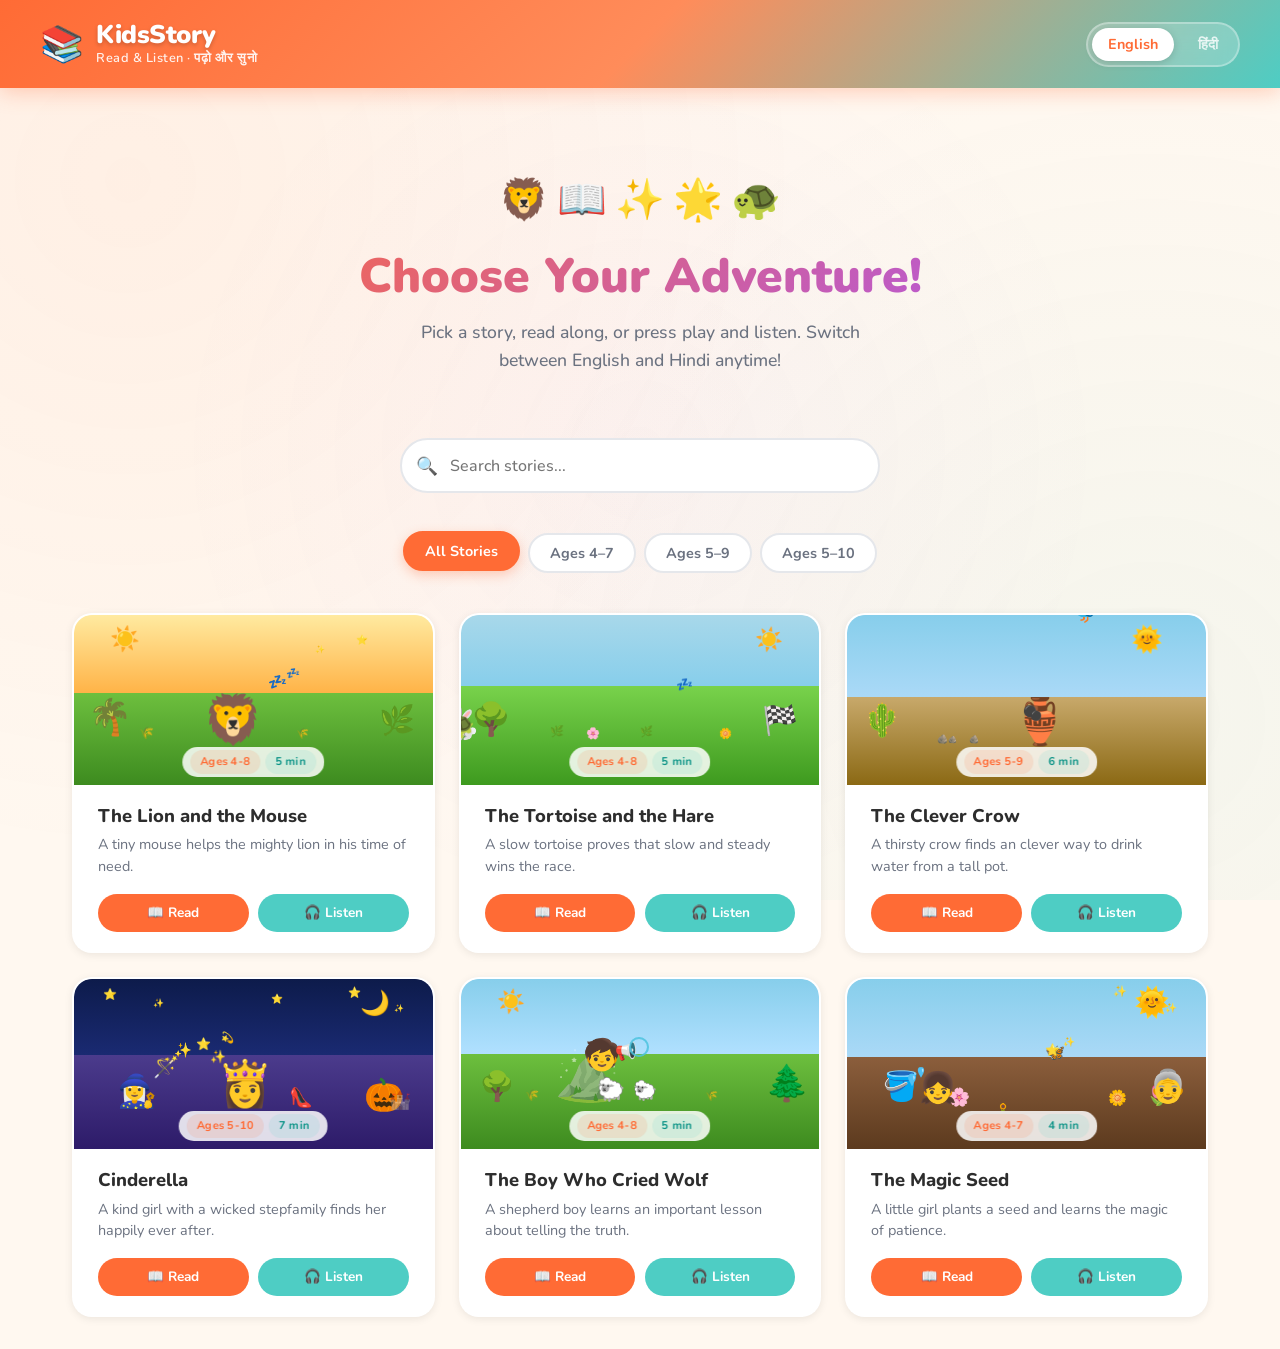
<file: index.html>
<!DOCTYPE html>
<html lang="en">
<head>
  <meta charset="UTF-8">
  <meta name="viewport" content="width=device-width, initial-scale=1.0">
  <title>KidsStory — Read & Listen</title>
  <link rel="preconnect" href="https://fonts.googleapis.com">
  <link href="https://fonts.googleapis.com/css2?family=Nunito:wght@400;500;600;700;800;900&display=swap" rel="stylesheet">
  <link rel="stylesheet" href="styles.css">
  <link rel="stylesheet" href="animations.css">
</head>
<body>

  <!-- HEADER -->
  <header class="site-header">
    <div class="header-inner">
      <a href="index.html" class="logo-area">
        <span class="logo-emoji">📚</span>
        <div class="logo-text">
          <h1>KidsStory</h1>
          <span>Read & Listen · पढ़ो और सुनो</span>
        </div>
      </a>

      <!-- Language Toggle -->
      <div class="lang-toggle">
        <button class="lang-btn active" id="btn-en" onclick="setLang('en')">English</button>
        <button class="lang-btn" id="btn-hi" onclick="setLang('hi')">हिंदी</button>
      </div>
    </div>
  </header>

  <!-- MAIN -->
  <main class="main-content">

    <!-- HERO -->
    <section class="hero">
      <div class="hero-emoji-row">
        <span>🦁</span>
        <span>📖</span>
        <span>✨</span>
        <span>🌟</span>
        <span>🐢</span>
      </div>
      <h2 id="heroTitle">Choose Your Adventure!</h2>
      <p id="heroSubtitle">Pick a story, read along, or press play and listen. Switch between English and Hindi anytime!</p>
    </section>

    <!-- SEARCH -->
    <div class="search-wrap">
      <span class="search-icon">🔍</span>
      <input
        type="text"
        class="search-input"
        id="searchInput"
        placeholder="Search stories..."
        oninput="filterStories()"
        autocomplete="off"
      >
    </div>

    <!-- FILTER TABS -->
    <div class="filter-row" id="filterRow">
      <button class="filter-btn active" data-filter="all" onclick="setFilter('all', this)">
        All Stories
      </button>
      <button class="filter-btn" data-filter="4-7" onclick="setFilter('4-7', this)">
        Ages 4–7
      </button>
      <button class="filter-btn" data-filter="5-9" onclick="setFilter('5-9', this)">
        Ages 5–9
      </button>
      <button class="filter-btn" data-filter="5-10" onclick="setFilter('5-10', this)">
        Ages 5–10
      </button>
    </div>

    <!-- STORIES GRID -->
    <div class="stories-grid" id="storiesGrid">
      <!-- Cards injected by JS -->
    </div>

    <!-- EMPTY STATE -->
    <div class="empty-state" id="emptyState">
      <p>🔍 No stories found. Try a different search!</p>
    </div>

  </main>

  <script src="stories.js"></script>
  <script src="story-animations.js"></script>
  <script src="app.js"></script>
</body>
</html>
</file>
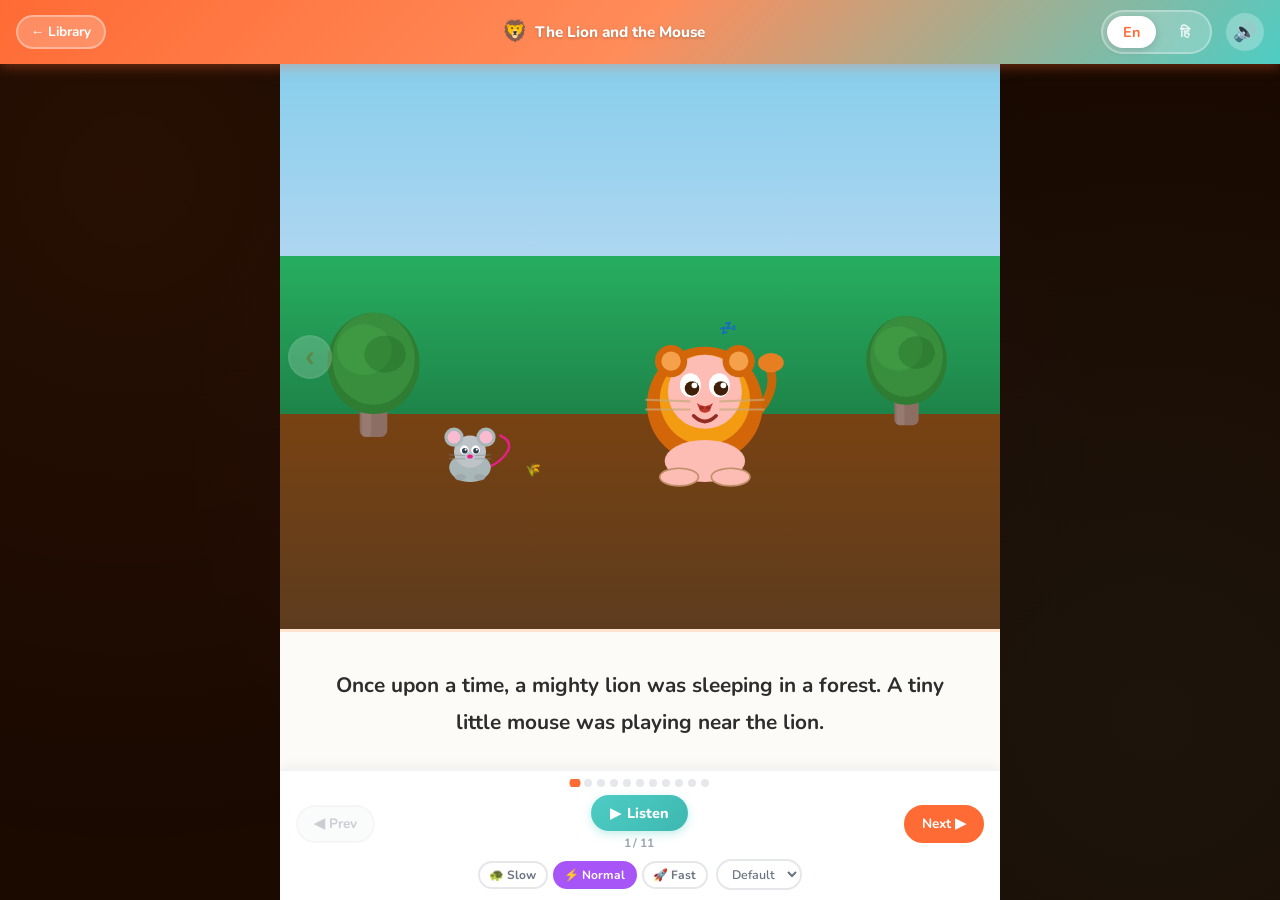
<file: story.html>
<!DOCTYPE html>
<html lang="en">
<head>
  <meta charset="UTF-8">
  <meta name="viewport" content="width=device-width, initial-scale=1.0, user-scalable=no">
  <title>KidsStory — Picture Book</title>
  <link rel="preconnect" href="https://fonts.googleapis.com">
  <link href="https://fonts.googleapis.com/css2?family=Nunito:wght@400;600;700;800;900&display=swap" rel="stylesheet">
  <link rel="stylesheet" href="styles.css">
  <link rel="stylesheet" href="animations.css">
</head>
<body class="book-body">

  <!-- ══════════════ BOOK HEADER ══════════════ -->
  <header class="book-header">
    <button class="book-back-btn" onclick="goBack()">← Library</button>

    <div class="book-title-area">
      <span class="book-title-emoji" id="bookTitleEmoji">📖</span>
      <span class="book-title-text" id="bookTitleText">Loading…</span>
    </div>

    <div class="lang-toggle">
      <button class="lang-btn active" id="btn-en" onclick="setLang('en')">En</button>
      <button class="lang-btn"        id="btn-hi" onclick="setLang('hi')">हि</button>
    </div>
    <button class="music-toggle-btn" id="musicBtn" onclick="toggleMusic()" title="Toggle music">🔊</button>
  </header>

  <!-- ══════════════ BOOK STAGE ══════════════ -->
  <div class="book-stage">

    <!-- Illustration (top area — scene injected here) -->
    <div class="book-illustration-wrap" id="bookIllustration">
      <!-- scene HTML injected by reader.js -->
    </div>

    <!-- Page flip hint arrows (appear on hover/touch) -->
    <button class="page-flip-arrow left-arrow"  id="arrowLeft"  onclick="prevPage()">‹</button>
    <button class="page-flip-arrow right-arrow" id="arrowRight" onclick="nextPage()">›</button>

    <!-- Story Text zone -->
    <div class="book-text-zone">
      <p class="book-para-text" id="bookParaText">Loading story…</p>
    </div>

    <!-- ── Controls bar ── -->
    <div class="book-controls">

      <!-- Progress dots -->
      <div class="page-dots-row" id="pageDots"></div>

      <!-- Main nav + audio row -->
      <div class="book-nav-row">

        <!-- Prev -->
        <button class="book-nav-btn" id="prevBtn" onclick="prevPage()">◀ Prev</button>

        <!-- Centre: play + page count -->
        <div class="book-centre-controls">
          <button class="book-play-btn" id="bookPlayBtn" onclick="togglePlay()">
            <span id="playIcon">▶</span>
            <span id="playLabel">Listen</span>
          </button>
          <div class="book-page-counter">
            <span id="pageNum">1</span><span class="page-sep">/</span><span id="pageTotal">1</span>
          </div>
        </div>

        <!-- Next -->
        <button class="book-nav-btn book-nav-btn--next" id="nextBtn" onclick="nextPage()">Next ▶</button>

      </div>

      <!-- Speed + Voice (collapsible) -->
      <div class="book-settings-row">
        <div class="speed-controls">
          <button class="speed-btn" onclick="setSpeed(0.7)" data-speed="0.7">🐢 Slow</button>
          <button class="speed-btn active" onclick="setSpeed(1)"   data-speed="1">⚡ Normal</button>
          <button class="speed-btn" onclick="setSpeed(1.4)" data-speed="1.4">🚀 Fast</button>
        </div>
        <select class="voice-select" id="voiceSelect" onchange="onVoiceChange()">
          <option>Loading voices…</option>
        </select>
      </div>

    </div><!-- /book-controls -->

  </div><!-- /book-stage -->

  <!-- Completion overlay -->
  <div class="book-complete-overlay" id="bookCompleteOverlay">
    <div class="book-complete-card">
      <div class="complete-stars">⭐⭐⭐</div>
      <h2 id="completeTitle">Story Complete!</h2>
      <p  id="completeMsg">Amazing! You finished the whole story!</p>
      <div class="complete-actions">
        <button class="btn btn-read"   onclick="restartStory()">🔄 Read Again</button>
        <a class="btn btn-listen" href="index.html">📚 More Stories</a>
      </div>
    </div>
  </div>

  <script src="stories.js"></script>
  <script src="story-animations.js"></script>
  <script src="characters.js"></script>
  <script src="audio-engine.js"></script>
  <script src="scene-renderer.js"></script>
  <script src="reader.js"></script>
</body>
</html>
</file>
<file: styles.css>
/* ===== CSS VARIABLES & RESET ===== */
:root {
  --primary: #FF6B35;
  --primary-light: #FF8C5A;
  --secondary: #4ECDC4;
  --accent-yellow: #FFE66D;
  --accent-purple: #A855F7;
  --accent-green: #4ADE80;
  --accent-blue: #60A5FA;
  --accent-pink: #F472B6;
  --bg-main: #FFF8F0;
  --bg-card: #FFFFFF;
  --bg-dark: #1A1A2E;
  --text-primary: #2D2D2D;
  --text-secondary: #6B7280;
  --text-light: #9CA3AF;
  --shadow-sm: 0 2px 8px rgba(0,0,0,0.08);
  --shadow-md: 0 4px 20px rgba(0,0,0,0.12);
  --shadow-lg: 0 8px 40px rgba(0,0,0,0.18);
  --radius-sm: 12px;
  --radius-md: 20px;
  --radius-lg: 32px;
  --radius-xl: 48px;
  --font-main: 'Nunito', 'Segoe UI', sans-serif;
  --transition: 0.25s cubic-bezier(0.34, 1.56, 0.64, 1);
}

* {
  margin: 0;
  padding: 0;
  box-sizing: border-box;
}

html {
  font-size: 16px;
  scroll-behavior: smooth;
}

body {
  font-family: var(--font-main);
  background-color: var(--bg-main);
  color: var(--text-primary);
  line-height: 1.6;
  min-height: 100vh;
  overflow-x: hidden;
}

/* ===== ANIMATED BACKGROUND ===== */
body::before {
  content: '';
  position: fixed;
  top: 0; left: 0; right: 0; bottom: 0;
  background:
    radial-gradient(circle at 10% 20%, rgba(255, 107, 53, 0.06) 0%, transparent 50%),
    radial-gradient(circle at 90% 80%, rgba(78, 205, 196, 0.06) 0%, transparent 50%),
    radial-gradient(circle at 50% 50%, rgba(168, 85, 247, 0.04) 0%, transparent 60%);
  pointer-events: none;
  z-index: 0;
}

/* ===== HEADER ===== */
.site-header {
  background: linear-gradient(135deg, var(--primary) 0%, #FF8C5A 50%, var(--secondary) 100%);
  padding: 1rem 2rem;
  position: sticky;
  top: 0;
  z-index: 100;
  box-shadow: 0 4px 20px rgba(255, 107, 53, 0.3);
}

.header-inner {
  max-width: 1200px;
  margin: 0 auto;
  display: flex;
  align-items: center;
  justify-content: space-between;
  gap: 1rem;
  flex-wrap: wrap;
}

.logo-area {
  display: flex;
  align-items: center;
  gap: 0.75rem;
  text-decoration: none;
}

.logo-emoji {
  font-size: 2.2rem;
  animation: float 3s ease-in-out infinite;
  display: block;
}

@keyframes float {
  0%, 100% { transform: translateY(0px); }
  50% { transform: translateY(-6px); }
}

.logo-text {
  color: white;
  line-height: 1.1;
}

.logo-text h1 {
  font-size: 1.6rem;
  font-weight: 900;
  letter-spacing: -0.5px;
  text-shadow: 0 2px 4px rgba(0,0,0,0.2);
}

.logo-text span {
  font-size: 0.8rem;
  opacity: 0.9;
  font-weight: 600;
  letter-spacing: 0.5px;
}

/* ===== LANGUAGE TOGGLE ===== */
.lang-toggle {
  display: flex;
  align-items: center;
  gap: 0.5rem;
  background: rgba(255,255,255,0.2);
  border-radius: var(--radius-xl);
  padding: 4px;
  backdrop-filter: blur(10px);
  border: 2px solid rgba(255,255,255,0.3);
}

.lang-btn {
  padding: 0.4rem 1rem;
  border: none;
  border-radius: 100px;
  font-family: var(--font-main);
  font-size: 0.9rem;
  font-weight: 700;
  cursor: pointer;
  transition: all 0.2s ease;
  color: rgba(255,255,255,0.8);
  background: transparent;
}

.lang-btn.active {
  background: white;
  color: var(--primary);
  box-shadow: 0 2px 8px rgba(0,0,0,0.15);
}

.lang-btn:hover:not(.active) {
  background: rgba(255,255,255,0.1);
  color: white;
}

/* ===== MAIN CONTENT ===== */
.main-content {
  max-width: 1200px;
  margin: 0 auto;
  padding: 2rem;
  position: relative;
  z-index: 1;
}

/* ===== HERO SECTION ===== */
.hero {
  text-align: center;
  padding: 3rem 1rem 2rem;
}

.hero-emoji-row {
  font-size: 2.5rem;
  margin-bottom: 1rem;
  display: flex;
  justify-content: center;
  gap: 0.5rem;
  flex-wrap: wrap;
}

.hero-emoji-row span {
  animation: float 3s ease-in-out infinite;
  display: inline-block;
}

.hero-emoji-row span:nth-child(2) { animation-delay: 0.5s; }
.hero-emoji-row span:nth-child(3) { animation-delay: 1s; }
.hero-emoji-row span:nth-child(4) { animation-delay: 1.5s; }
.hero-emoji-row span:nth-child(5) { animation-delay: 2s; }

.hero h2 {
  font-size: clamp(1.8rem, 4vw, 3rem);
  font-weight: 900;
  background: linear-gradient(135deg, var(--primary) 0%, var(--accent-purple) 100%);
  -webkit-background-clip: text;
  -webkit-text-fill-color: transparent;
  background-clip: text;
  margin-bottom: 0.75rem;
  line-height: 1.2;
}

.hero p {
  font-size: 1.1rem;
  color: var(--text-secondary);
  max-width: 500px;
  margin: 0 auto 2rem;
  font-weight: 500;
}

/* ===== SEARCH BAR ===== */
.search-wrap {
  max-width: 480px;
  margin: 0 auto 2.5rem;
  position: relative;
}

.search-input {
  width: 100%;
  padding: 0.9rem 1.2rem 0.9rem 3rem;
  border: 2px solid #E5E7EB;
  border-radius: var(--radius-xl);
  font-family: var(--font-main);
  font-size: 1rem;
  font-weight: 500;
  color: var(--text-primary);
  background: white;
  transition: all 0.2s ease;
  outline: none;
}

.search-input:focus {
  border-color: var(--primary);
  box-shadow: 0 0 0 4px rgba(255, 107, 53, 0.1);
}

.search-icon {
  position: absolute;
  left: 1rem;
  top: 50%;
  transform: translateY(-50%);
  font-size: 1.1rem;
  pointer-events: none;
}

/* ===== FILTER TABS ===== */
.filter-row {
  display: flex;
  gap: 0.5rem;
  justify-content: center;
  flex-wrap: wrap;
  margin-bottom: 2.5rem;
}

.filter-btn {
  padding: 0.5rem 1.25rem;
  border: 2px solid #E5E7EB;
  border-radius: var(--radius-xl);
  background: white;
  font-family: var(--font-main);
  font-size: 0.9rem;
  font-weight: 700;
  cursor: pointer;
  transition: all var(--transition);
  color: var(--text-secondary);
}

.filter-btn.active, .filter-btn:hover {
  background: var(--primary);
  border-color: var(--primary);
  color: white;
  transform: translateY(-2px);
  box-shadow: 0 4px 12px rgba(255, 107, 53, 0.3);
}

/* ===== STORY GRID ===== */
.stories-grid {
  display: grid;
  grid-template-columns: repeat(auto-fill, minmax(280px, 1fr));
  gap: 1.5rem;
}

/* ===== STORY CARD ===== */
.story-card {
  background: var(--bg-card);
  border-radius: var(--radius-md);
  overflow: hidden;
  box-shadow: var(--shadow-sm);
  border: 2px solid transparent;
  transition: all var(--transition);
  cursor: pointer;
  display: flex;
  flex-direction: column;
  position: relative;
}

.story-card:hover {
  transform: translateY(-8px) scale(1.01);
  box-shadow: var(--shadow-lg);
  border-color: var(--primary);
}

/* card-top: the anim-scene provides its own background + height */
.card-top {
  position: relative;
  overflow: hidden;
  border-radius: 16px 16px 0 0;
}

/* Badges sit on top of the animated scene */
.card-top .card-badges {
  position: absolute;
  bottom: 8px;
  left: 50%;
  transform: translateX(-50%);
  z-index: 2;
  flex-wrap: wrap;
  justify-content: center;
  background: rgba(255,255,255,0.85);
  backdrop-filter: blur(4px);
  padding: 3px 8px;
  border-radius: 100px;
  gap: 5px;
}

.card-badges {
  display: flex;
  gap: 0.4rem;
  justify-content: center;
  flex-wrap: wrap;
}

.badge {
  padding: 0.2rem 0.6rem;
  border-radius: 100px;
  font-size: 0.7rem;
  font-weight: 700;
  letter-spacing: 0.3px;
}

.badge-age {
  background: rgba(255, 107, 53, 0.12);
  color: var(--primary);
}

.badge-time {
  background: rgba(78, 205, 196, 0.12);
  color: #0D9488;
}

.card-body {
  padding: 1.2rem 1.5rem;
  flex: 1;
  display: flex;
  flex-direction: column;
}

.card-title {
  font-size: 1.15rem;
  font-weight: 800;
  color: var(--text-primary);
  margin-bottom: 0.4rem;
  line-height: 1.3;
}

.card-desc {
  font-size: 0.9rem;
  color: var(--text-secondary);
  line-height: 1.5;
  flex: 1;
  margin-bottom: 1rem;
}

.card-actions {
  display: flex;
  gap: 0.6rem;
}

.btn {
  display: inline-flex;
  align-items: center;
  justify-content: center;
  gap: 0.4rem;
  padding: 0.6rem 1.1rem;
  border-radius: var(--radius-xl);
  font-family: var(--font-main);
  font-size: 0.85rem;
  font-weight: 700;
  cursor: pointer;
  border: none;
  transition: all var(--transition);
  text-decoration: none;
  white-space: nowrap;
}

.btn-read {
  background: var(--primary);
  color: white;
  flex: 1;
}

.btn-read:hover {
  background: var(--primary-light);
  transform: translateY(-2px);
  box-shadow: 0 4px 12px rgba(255, 107, 53, 0.4);
}

.btn-listen {
  background: var(--secondary);
  color: white;
  flex: 1;
}

.btn-listen:hover {
  background: #3DB8B0;
  transform: translateY(-2px);
  box-shadow: 0 4px 12px rgba(78, 205, 196, 0.4);
}

/* ===== STORY READER PAGE ===== */
.reader-header {
  background: linear-gradient(135deg, var(--primary) 0%, #FF8C5A 50%, var(--secondary) 100%);
  padding: 1rem 2rem;
  position: sticky;
  top: 0;
  z-index: 100;
  box-shadow: 0 4px 20px rgba(255, 107, 53, 0.3);
}

.reader-header-inner {
  max-width: 900px;
  margin: 0 auto;
  display: flex;
  align-items: center;
  justify-content: space-between;
  gap: 1rem;
}

.back-btn {
  display: flex;
  align-items: center;
  gap: 0.5rem;
  color: white;
  text-decoration: none;
  font-weight: 700;
  font-size: 0.95rem;
  padding: 0.5rem 1rem;
  border-radius: var(--radius-xl);
  background: rgba(255,255,255,0.2);
  border: 2px solid rgba(255,255,255,0.3);
  transition: background 0.2s;
  cursor: pointer;
}

.back-btn:hover {
  background: rgba(255,255,255,0.3);
}

/* ===== READER CONTENT ===== */
.reader-main {
  max-width: 900px;
  margin: 0 auto;
  padding: 2rem;
  position: relative;
  z-index: 1;
}

/* ===== STORY HERO ===== */
.story-hero {
  border-radius: var(--radius-lg);
  margin-bottom: 2rem;
  overflow: hidden;
  box-shadow: var(--shadow-md);
}

.story-hero-title {
  font-size: clamp(1.8rem, 4vw, 2.8rem);
  font-weight: 900;
  color: var(--text-primary);
  margin: 1.2rem 1rem 0.5rem;
  line-height: 1.2;
  text-align: center;
}

.story-hero-meta {
  display: flex;
  gap: 0.75rem;
  justify-content: center;
  flex-wrap: wrap;
  padding-bottom: 1.5rem;
}

/* ===== AUDIO PLAYER ===== */
.audio-player {
  background: white;
  border-radius: var(--radius-md);
  padding: 1.5rem 2rem;
  margin-bottom: 2rem;
  box-shadow: var(--shadow-sm);
  border: 2px solid #F3F4F6;
  position: sticky;
  top: 80px;
  z-index: 50;
}

.player-main-controls {
  display: flex;
  align-items: center;
  gap: 1rem;
  justify-content: center;
  flex-wrap: wrap;
  margin-bottom: 1rem;
}

.play-btn {
  width: 64px;
  height: 64px;
  border-radius: 50%;
  background: linear-gradient(135deg, var(--primary), var(--primary-light));
  border: none;
  color: white;
  font-size: 1.6rem;
  cursor: pointer;
  transition: all var(--transition);
  display: flex;
  align-items: center;
  justify-content: center;
  box-shadow: 0 4px 16px rgba(255, 107, 53, 0.4);
  flex-shrink: 0;
}

.play-btn:hover {
  transform: scale(1.1);
  box-shadow: 0 6px 24px rgba(255, 107, 53, 0.5);
}

.play-btn:active {
  transform: scale(0.95);
}

.control-group {
  display: flex;
  flex-direction: column;
  align-items: center;
  gap: 0.3rem;
}

.control-label {
  font-size: 0.75rem;
  color: var(--text-light);
  font-weight: 600;
  text-transform: uppercase;
  letter-spacing: 0.5px;
}

.speed-controls {
  display: flex;
  gap: 0.3rem;
}

.speed-btn {
  padding: 0.35rem 0.75rem;
  border: 2px solid #E5E7EB;
  border-radius: 100px;
  background: white;
  font-family: var(--font-main);
  font-size: 0.8rem;
  font-weight: 700;
  cursor: pointer;
  transition: all 0.2s ease;
  color: var(--text-secondary);
}

.speed-btn.active {
  background: var(--accent-purple);
  border-color: var(--accent-purple);
  color: white;
}

.voice-select {
  padding: 0.4rem 0.8rem;
  border: 2px solid #E5E7EB;
  border-radius: 100px;
  font-family: var(--font-main);
  font-size: 0.85rem;
  font-weight: 600;
  cursor: pointer;
  outline: none;
  color: var(--text-secondary);
  background: white;
  max-width: 180px;
}

.voice-select:focus {
  border-color: var(--secondary);
}

/* ===== PROGRESS ===== */
.progress-row {
  display: flex;
  align-items: center;
  gap: 0.75rem;
}

.progress-bar-wrap {
  flex: 1;
  height: 8px;
  background: #F3F4F6;
  border-radius: 100px;
  overflow: hidden;
  cursor: pointer;
}

.progress-bar-fill {
  height: 100%;
  background: linear-gradient(90deg, var(--primary), var(--secondary));
  border-radius: 100px;
  transition: width 0.4s ease;
  width: 0%;
}

.progress-text {
  font-size: 0.8rem;
  color: var(--text-light);
  font-weight: 600;
  white-space: nowrap;
  min-width: 60px;
  text-align: right;
}

.player-status {
  text-align: center;
  font-size: 0.85rem;
  color: var(--text-secondary);
  font-weight: 600;
  margin-top: 0.5rem;
  min-height: 1.2em;
}

/* ===== STORY TEXT ===== */
.story-text-container {
  background: white;
  border-radius: var(--radius-md);
  padding: 2.5rem;
  box-shadow: var(--shadow-sm);
  border: 2px solid #F3F4F6;
}

.story-paragraph {
  font-size: 1.25rem;
  line-height: 1.9;
  color: var(--text-primary);
  margin-bottom: 1.5rem;
  padding: 1rem 1.2rem;
  border-radius: var(--radius-sm);
  border-left: 4px solid transparent;
  transition: all 0.3s ease;
  cursor: default;
}

.story-paragraph:last-child {
  margin-bottom: 0;
  font-weight: 700;
  color: var(--primary);
  background: rgba(255, 107, 53, 0.05);
  border-left-color: var(--primary);
  border-radius: var(--radius-sm);
}

.story-paragraph.active {
  background: linear-gradient(135deg, rgba(255, 107, 53, 0.08), rgba(78, 205, 196, 0.08));
  border-left-color: var(--primary);
  transform: translateX(4px);
}

.story-paragraph.read {
  opacity: 0.55;
}

/* ===== FONT SIZE CONTROLS ===== */
.font-controls {
  display: flex;
  align-items: center;
  gap: 0.5rem;
  justify-content: flex-end;
  margin-bottom: 1rem;
}

.font-label {
  font-size: 0.8rem;
  color: var(--text-light);
  font-weight: 600;
  text-transform: uppercase;
  letter-spacing: 0.5px;
  margin-right: 0.25rem;
}

.font-btn {
  width: 32px;
  height: 32px;
  border-radius: 50%;
  border: 2px solid #E5E7EB;
  background: white;
  font-family: var(--font-main);
  font-weight: 700;
  cursor: pointer;
  display: flex;
  align-items: center;
  justify-content: center;
  transition: all 0.2s;
  color: var(--text-secondary);
}

.font-btn:hover {
  border-color: var(--primary);
  color: var(--primary);
}

/* ===== COMPLETION SCREEN ===== */
.completion-banner {
  display: none;
  text-align: center;
  padding: 2.5rem;
  background: linear-gradient(135deg, #FFF3E0, #E8F5E9);
  border-radius: var(--radius-md);
  margin-top: 2rem;
  border: 2px solid #FFE0B2;
}

.completion-banner.show {
  display: block;
  animation: slideUp 0.5s var(--transition);
}

@keyframes slideUp {
  from { opacity: 0; transform: translateY(20px); }
  to { opacity: 1; transform: translateY(0); }
}

.completion-banner h3 {
  font-size: 2rem;
  font-weight: 900;
  color: var(--primary);
  margin-bottom: 0.5rem;
}

.completion-banner p {
  font-size: 1.1rem;
  color: var(--text-secondary);
  margin-bottom: 1.5rem;
}

.stars {
  font-size: 2.5rem;
  margin-bottom: 1rem;
  display: block;
}

/* ===== EMPTY STATE ===== */
.empty-state {
  text-align: center;
  padding: 3rem;
  display: none;
}

.empty-state.show { display: block; }

.empty-state p {
  font-size: 1.1rem;
  color: var(--text-secondary);
  font-weight: 600;
}

/* ===== SCROLLBAR ===== */
::-webkit-scrollbar { width: 6px; }
::-webkit-scrollbar-track { background: transparent; }
::-webkit-scrollbar-thumb { background: #E5E7EB; border-radius: 100px; }
::-webkit-scrollbar-thumb:hover { background: #D1D5DB; }

/* ===== RESPONSIVE ===== */
@media (max-width: 768px) {
  .header-inner { flex-direction: column; align-items: flex-start; }
  .lang-toggle { align-self: flex-end; }
  .main-content { padding: 1.25rem; }
  .reader-main { padding: 1.25rem; }
  .stories-grid { grid-template-columns: 1fr 1fr; gap: 1rem; }
  .story-text-container { padding: 1.5rem; }
  .story-paragraph { font-size: 1.1rem; padding: 0.75rem; }
  .audio-player { padding: 1.2rem; top: 70px; }
  .play-btn { width: 52px; height: 52px; font-size: 1.3rem; }
  .story-big-emoji { font-size: 5rem; }
}

@media (max-width: 480px) {
  .stories-grid { grid-template-columns: 1fr; }
  .player-main-controls { gap: 0.75rem; }
}

/* ===== HINDI FONT ENHANCEMENT ===== */
[lang="hi"] .story-paragraph,
.hindi-text {
  font-size: 1.3rem;
  line-height: 2.1;
  letter-spacing: 0.3px;
}

/* ===== ANIMATIONS ===== */
.story-card {
  animation: fadeInUp 0.4s ease backwards;
}

.story-card:nth-child(1) { animation-delay: 0.05s; }
.story-card:nth-child(2) { animation-delay: 0.1s; }
.story-card:nth-child(3) { animation-delay: 0.15s; }
.story-card:nth-child(4) { animation-delay: 0.2s; }
.story-card:nth-child(5) { animation-delay: 0.25s; }
.story-card:nth-child(6) { animation-delay: 0.3s; }

@keyframes fadeInUp {
  from { opacity: 0; transform: translateY(24px); }
  to { opacity: 1; transform: translateY(0); }
}

/* ===== SPARKLE DECORATION ===== */
.sparkle {
  display: inline-block;
  animation: sparkle 2s ease-in-out infinite;
}

@keyframes sparkle {
  0%, 100% { transform: scale(1) rotate(0deg); }
  25% { transform: scale(1.2) rotate(15deg); }
  75% { transform: scale(0.9) rotate(-10deg); }
}

/* ===== SOUND WAVE ANIMATION ===== */
.sound-wave {
  display: none;
  align-items: center;
  gap: 3px;
  height: 24px;
}

.sound-wave.playing { display: flex; }

.wave-bar {
  width: 4px;
  background: var(--secondary);
  border-radius: 100px;
  animation: wave 0.8s ease-in-out infinite;
}

.wave-bar:nth-child(1) { animation-delay: 0s; height: 8px; }
.wave-bar:nth-child(2) { animation-delay: 0.1s; height: 16px; }
.wave-bar:nth-child(3) { animation-delay: 0.2s; height: 22px; }
.wave-bar:nth-child(4) { animation-delay: 0.3s; height: 16px; }
.wave-bar:nth-child(5) { animation-delay: 0.4s; height: 8px; }

@keyframes wave {
  0%, 100% { transform: scaleY(0.5); }
  50% { transform: scaleY(1); }
}

/* ===== TOOLTIP ===== */
[data-tooltip] {
  position: relative;
}

[data-tooltip]::after {
  content: attr(data-tooltip);
  position: absolute;
  bottom: calc(100% + 8px);
  left: 50%;
  transform: translateX(-50%);
  background: var(--bg-dark);
  color: white;
  font-size: 0.75rem;
  padding: 0.4rem 0.75rem;
  border-radius: var(--radius-sm);
  white-space: nowrap;
  pointer-events: none;
  opacity: 0;
  transition: opacity 0.2s;
  z-index: 999;
}

[data-tooltip]:hover::after {
  opacity: 1;
}

/* ====================================================
   PICTURE BOOK READER
   ==================================================== */

/* Full-screen book body — no scroll */
.book-body {
  background: #1A0A00;
  overflow: hidden;
  height: 100dvh;
  display: flex;
  flex-direction: column;
}

/* ── Header ── */
.book-header {
  background: linear-gradient(135deg, var(--primary) 0%, #FF8C5A 50%, var(--secondary) 100%);
  padding: 0.6rem 1rem;
  display: flex;
  align-items: center;
  justify-content: space-between;
  gap: 0.5rem;
  box-shadow: 0 3px 12px rgba(255, 107, 53, 0.35);
  flex-shrink: 0;
  z-index: 10;
}

.book-back-btn {
  background: rgba(255,255,255,0.22);
  border: 2px solid rgba(255,255,255,0.35);
  color: white;
  font-family: var(--font-main);
  font-size: 0.85rem;
  font-weight: 700;
  padding: 0.35rem 0.8rem;
  border-radius: 100px;
  cursor: pointer;
  white-space: nowrap;
  transition: background 0.2s;
}
.book-back-btn:hover { background: rgba(255,255,255,0.35); }

.book-title-area {
  display: flex;
  align-items: center;
  gap: 0.4rem;
  overflow: hidden;
  flex: 1;
  justify-content: center;
}
.book-title-emoji { font-size: 1.3rem; flex-shrink: 0; }
.book-title-text {
  color: white;
  font-size: 0.95rem;
  font-weight: 800;
  white-space: nowrap;
  overflow: hidden;
  text-overflow: ellipsis;
  max-width: 200px;
  text-shadow: 0 1px 3px rgba(0,0,0,0.25);
}

/* ── Book Stage ── */
.book-stage {
  flex: 1;
  display: flex;
  flex-direction: column;
  overflow: hidden;
  position: relative;
  max-width: 720px;
  margin: 0 auto;
  width: 100%;
  background: #FDFBF7;
}

/* ── Illustration wrap ── */
.book-illustration-wrap {
  flex: 0 0 auto;
  position: relative;
  overflow: hidden;
}

/* The book-scene div inside the wrap */
.book-scene {
  position: relative;
  width: 100%;
  overflow: hidden;
  user-select: none;
  pointer-events: none;
  transition: opacity 0.3s ease;
}

/* Page flip arrows (hover) */
.page-flip-arrow {
  position: absolute;
  top: 35%;
  transform: translateY(-50%);
  width: 44px;
  height: 44px;
  border-radius: 50%;
  background: rgba(255,255,255,0.75);
  border: 2px solid rgba(255,255,255,0.5);
  font-size: 1.8rem;
  line-height: 1;
  cursor: pointer;
  z-index: 20;
  display: flex;
  align-items: center;
  justify-content: center;
  opacity: 0;
  transition: opacity 0.2s, transform 0.15s;
  box-shadow: var(--shadow-sm);
  color: var(--primary);
  font-weight: 900;
}
.left-arrow  { left:  8px; }
.right-arrow { right: 8px; }
.book-stage:hover .page-flip-arrow,
.book-stage:focus-within .page-flip-arrow { opacity: 1; }
.page-flip-arrow:hover { transform: translateY(-50%) scale(1.15); }
.page-flip-arrow:disabled { opacity: 0.25 !important; cursor: default; pointer-events: none; }

/* ── Text zone ── */
.book-text-zone {
  flex: 1;
  display: flex;
  align-items: center;
  justify-content: center;
  padding: 0.8rem 2rem 0.4rem;
  background: #FDFBF7;
  min-height: 80px;
  overflow: hidden;
  border-top: 3px solid #FFE4D0;
}

.book-para-text {
  font-family: var(--font-main);
  font-size: clamp(1rem, 2.2vw, 1.3rem);
  font-weight: 700;
  color: #2D2D2D;
  line-height: 1.75;
  text-align: center;
  max-width: 620px;
  transition: opacity 0.25s ease;
}

.book-para-text.hindi-text {
  font-size: clamp(1.1rem, 2.4vw, 1.4rem);
  line-height: 1.95;
}

/* Lesson paragraph special style */
.book-para-text.lesson-para {
  color: var(--primary);
  font-size: clamp(1rem, 2vw, 1.25rem);
  background: rgba(255, 107, 53, 0.07);
  padding: 0.6rem 1rem;
  border-radius: var(--radius-sm);
  border-left: 4px solid var(--primary);
}

/* ── Controls bar ── */
.book-controls {
  flex-shrink: 0;
  background: white;
  border-top: 2px solid #F3F4F6;
  padding: 0.5rem 1rem 0.6rem;
  box-shadow: 0 -2px 12px rgba(0,0,0,0.06);
}

/* Progress dots */
.page-dots-row {
  display: flex;
  justify-content: center;
  gap: 5px;
  margin-bottom: 0.5rem;
  flex-wrap: wrap;
  max-height: 18px;
  overflow: hidden;
}
.page-dot {
  width: 8px;
  height: 8px;
  border-radius: 50%;
  background: #E5E7EB;
  border: none;
  cursor: pointer;
  padding: 0;
  transition: background 0.2s, transform 0.2s;
  flex-shrink: 0;
}
.page-dot.active {
  background: var(--primary);
  transform: scale(1.4);
}
.page-dot.read { background: var(--secondary); }

/* Nav + play row */
.book-nav-row {
  display: flex;
  align-items: center;
  justify-content: space-between;
  gap: 0.5rem;
  margin-bottom: 0.4rem;
}

.book-nav-btn {
  background: #F3F4F6;
  border: 2px solid #E5E7EB;
  color: var(--text-secondary);
  font-family: var(--font-main);
  font-size: 0.85rem;
  font-weight: 700;
  padding: 0.45rem 1rem;
  border-radius: 100px;
  cursor: pointer;
  transition: all var(--transition);
  white-space: nowrap;
}
.book-nav-btn:hover:not(:disabled) {
  background: var(--primary);
  border-color: var(--primary);
  color: white;
  transform: translateY(-1px);
}
.book-nav-btn:disabled { opacity: 0.35; cursor: default; }
.book-nav-btn--next { background: var(--primary); border-color: var(--primary); color: white; }
.book-nav-btn--next:hover:not(:disabled) { background: var(--primary-light); }

.book-centre-controls {
  display: flex;
  flex-direction: column;
  align-items: center;
  gap: 0.2rem;
}

.book-play-btn {
  display: flex;
  align-items: center;
  gap: 0.4rem;
  background: linear-gradient(135deg, var(--secondary), #3DB8B0);
  border: none;
  color: white;
  font-family: var(--font-main);
  font-size: 0.9rem;
  font-weight: 800;
  padding: 0.5rem 1.2rem;
  border-radius: 100px;
  cursor: pointer;
  transition: all var(--transition);
  box-shadow: 0 3px 10px rgba(78, 205, 196, 0.35);
}
.book-play-btn:hover {
  transform: scale(1.06);
  box-shadow: 0 5px 16px rgba(78, 205, 196, 0.45);
}
.book-play-btn.playing {
  background: linear-gradient(135deg, var(--primary), var(--primary-light));
  box-shadow: 0 3px 10px rgba(255, 107, 53, 0.4);
}

.book-page-counter {
  font-size: 0.75rem;
  font-weight: 700;
  color: var(--text-light);
  letter-spacing: 0.5px;
}
.page-sep { margin: 0 2px; }

/* Settings row */
.book-settings-row {
  display: flex;
  align-items: center;
  gap: 0.5rem;
  justify-content: center;
  flex-wrap: wrap;
}
.book-settings-row .speed-controls { gap: 0.3rem; }
.book-settings-row .speed-btn {
  padding: 0.25rem 0.6rem;
  font-size: 0.75rem;
}
.book-settings-row .voice-select {
  padding: 0.25rem 0.6rem;
  font-size: 0.78rem;
  max-width: 150px;
}

/* ── Completion overlay ── */
.book-complete-overlay {
  display: none;
  position: fixed;
  inset: 0;
  background: rgba(0,0,0,0.55);
  z-index: 200;
  align-items: center;
  justify-content: center;
}
.book-complete-overlay.show { display: flex; }

.book-complete-card {
  background: white;
  border-radius: var(--radius-lg);
  padding: 2.5rem 2rem;
  text-align: center;
  max-width: 380px;
  width: 90%;
  box-shadow: var(--shadow-lg);
  animation: fadeInUp 0.4s ease;
}
.complete-stars { font-size: 2.5rem; margin-bottom: 0.5rem; }
.book-complete-card h2 { font-size: 1.8rem; font-weight: 900; color: var(--primary); margin-bottom: 0.4rem; }
.book-complete-card p  { color: var(--text-secondary); font-size: 1rem; margin-bottom: 1.5rem; font-weight: 600; }
.complete-actions { display: flex; gap: 1rem; justify-content: center; flex-wrap: wrap; }

/* ── Page transition ── */
@keyframes page-in-right {
  from { opacity: 0; transform: translateX(40px); }
  to   { opacity: 1; transform: translateX(0);    }
}
@keyframes page-in-left {
  from { opacity: 0; transform: translateX(-40px); }
  to   { opacity: 1; transform: translateX(0);     }
}

.page-enter-right { animation: page-in-right 0.3s ease; }
.page-enter-left  { animation: page-in-left  0.3s ease; }

/* ── Responsive heights ── */
.book-illustration-wrap { height: calc(100dvh - 60px - 160px - 115px); min-height: 160px; }

@media (max-height: 600px) {
  .book-illustration-wrap { height: 160px; }
  .book-text-zone { padding: 0.5rem 1.5rem 0.2rem; min-height: 60px; }
}

@media (max-width: 480px) {
  .book-text-zone { padding: 0.6rem 1rem 0.3rem; }
  .book-para-text { font-size: 0.95rem; }
  .book-nav-btn { padding: 0.4rem 0.7rem; font-size: 0.8rem; }
  .book-settings-row .voice-select { max-width: 120px; }
}

/* ── SVG cartoon character container ── */
.scene-char {
  position: absolute;
  transform-origin: bottom center;
  pointer-events: none;
  /* height auto so aspect ratio is preserved */
}
.scene-char svg {
  width: 100%;
  height: auto;
  display: block;
  overflow: visible;
}

/* ── Music toggle button ── */
.music-toggle-btn {
  background: rgba(255,255,255,0.25);
  border: none;
  border-radius: 50%;
  width: 38px;
  height: 38px;
  font-size: 1.2rem;
  cursor: pointer;
  display: flex;
  align-items: center;
  justify-content: center;
  transition: background 0.2s, transform 0.15s;
  flex-shrink: 0;
  margin-left: 6px;
}
.music-toggle-btn:hover { background: rgba(255,255,255,0.4); transform: scale(1.1); }
.music-toggle-btn:active { transform: scale(0.95); }

/* ── Swipe hint ── */
.swipe-hint {
  position: absolute;
  bottom: 8px;
  left: 50%;
  transform: translateX(-50%);
  font-size: 0.7rem;
  color: rgba(255,255,255,0.7);
  font-weight: 600;
  letter-spacing: 0.5px;
  pointer-events: none;
  text-shadow: 0 1px 3px rgba(0,0,0,0.3);
  animation: anim-float 3s ease-in-out infinite;
}
</file>
<file: animations.css>
/* animations.css — KidsStory animated scenes */

/* ===== BASE SCENE CONTAINER ===== */
.anim-scene {
  position: relative;
  width: 100%;
  overflow: hidden;
  user-select: none;
  pointer-events: none;
  flex-shrink: 0;
}

/* Emoji character base */
.anim-e {
  position: absolute;
  line-height: 1;
  display: block;
  transform-origin: center bottom;
}

/* Ground strip overlay */
.anim-ground-strip {
  position: absolute;
  bottom: 0; left: 0; right: 0;
  border-radius: 0 0 16px 16px;
}

/* Water fill inside pot */
.anim-water-fill {
  position: absolute;
  bottom: 4px;
  left: 50%;
  transform: translateX(-50%);
  width: 32px;
  background: #4EC3E0;
  border-radius: 0 0 6px 6px;
  animation: anim-water-rise 4s ease-in-out infinite alternate;
}

/* Ripple rings */
.anim-ripple-ring {
  position: absolute;
  border-radius: 50%;
  border: 2px solid rgba(78, 195, 224, 0.6);
  animation: anim-ripple 1.5s ease-out infinite;
}

/* ===== KEYFRAMES ===== */

/* Gentle breathing / sleeping bob */
@keyframes anim-breathe {
  0%, 100% { transform: translateY(0) scale(1); }
  50%       { transform: translateY(-6px) scale(1.04); }
}

/* Bubble floats upward then fades */
@keyframes anim-float-up {
  0%   { transform: translateY(0) scale(0.7); opacity: 0; }
  25%  { opacity: 0.9; }
  100% { transform: translateY(-50px) scale(1.1); opacity: 0; }
}

/* Walk left → right across scene (handles left property) */
@keyframes anim-ltr {
  0%   { left: -12%; opacity: 0; transform: scaleX(1); }
  8%   { opacity: 1; }
  92%  { opacity: 1; }
  100% { left: 112%; opacity: 0; transform: scaleX(1); }
}

/* Walk right → left */
@keyframes anim-rtl {
  0%   { left: 112%; opacity: 0; transform: scaleX(-1); }
  8%   { opacity: 1; }
  92%  { opacity: 1; }
  100% { left: -12%; opacity: 0; transform: scaleX(-1); }
}

/* Pulse scale */
@keyframes anim-pulse {
  0%, 100% { transform: scale(1); }
  50%       { transform: scale(1.14); }
}

/* Twinkle opacity */
@keyframes anim-twinkle {
  0%, 100% { opacity: 0.35; transform: scale(0.85) rotate(0deg); }
  50%       { opacity: 1;    transform: scale(1.15) rotate(25deg); }
}

/* Bounce */
@keyframes anim-bounce {
  0%, 100% { transform: translateY(0) scaleX(1); }
  30%       { transform: translateY(-18px) scaleX(0.93); }
  60%       { transform: translateY(0) scaleX(1.05); }
}

/* Hare: sprint to middle then flop sideways (sleeping) */
@keyframes anim-hare {
  0%        { left: -5%;  transform: scaleX(1)   rotate(0deg);  }
  28%       { left: 56%;  transform: scaleX(1)   rotate(0deg);  }
  35%, 100% { left: 56%;  transform: scaleX(1)   rotate(90deg); }
}

/* Tortoise plods all the way across */
@keyframes anim-tortoise {
  0%   { left: -5%; }
  100% { left: 90%; }
}

/* Crow arc: off-top → down to pot → back up */
@keyframes anim-fly-arc {
  0%        { bottom: 95%; left: 62%; transform: rotate(-20deg); opacity: 0; }
  12%       { opacity: 1; }
  38%, 62%  { bottom: 46%; left: 56%; transform: rotate(5deg);  opacity: 1; }
  88%       { opacity: 1; }
  100%      { bottom: 95%; left: 62%; transform: rotate(-20deg); opacity: 0; }
}

/* Pebble falls into pot */
@keyframes anim-pebble {
  0%,  10% { transform: translateY(-22px); opacity: 0; }
  30%, 85% { transform: translateY(0);     opacity: 1; }
  95%, 100%{ transform: translateY(0);     opacity: 0; }
}

/* Water rises inside pot */
@keyframes anim-water-rise {
  0%   { height: 6px;  }
  100% { height: 30px; }
}

/* Magic sparkle burst around character */
@keyframes anim-sparkle {
  0%   { transform: scale(0) rotate(0deg);   opacity: 0; }
  40%  { transform: scale(1.4) rotate(130deg); opacity: 1; }
  70%  { transform: scale(1) rotate(220deg);  opacity: 0.7; }
  100% { transform: scale(0) rotate(360deg); opacity: 0; }
}

/* Dress / character glow transform */
@keyframes anim-transform-glow {
  0%, 25%  { filter: grayscale(1) brightness(0.5); transform: scale(1);   }
  55%      { filter: grayscale(0) brightness(1.4); transform: scale(1.2); }
  75%, 100%{ filter: grayscale(0) brightness(1);   transform: scale(1);   }
}

/* Pumpkin jiggle → morph */
@keyframes anim-pumpkin-morph {
  0%, 30%  { transform: scale(1)   rotate(0deg);  }
  50%      { transform: scale(1.5) rotate(12deg); filter: brightness(1.6) hue-rotate(200deg); }
  70%, 100%{ transform: scale(1.2) rotate(0deg);  filter: brightness(1)   hue-rotate(0deg);  }
}

/* Wolf creeps from right edge toward center */
@keyframes anim-wolf-sneak {
  0%        { left: 110%; opacity: 0; }
  10%       { opacity: 1; }
  45%, 100% { left: 56%;  opacity: 1; }
}

/* Sheep bolt leftward */
@keyframes anim-sheep-bolt {
  0%   { left: 38%; opacity: 0; }
  8%   { opacity: 1; }
  92%  { opacity: 1; }
  100% { left: -12%; opacity: 0; }
}

/* Boy shouts (scale bob) */
@keyframes anim-shout {
  0%, 100% { transform: scale(1)    translateY(0); }
  50%       { transform: scale(1.1) translateY(-5px); }
}

/* Sound ripple ring */
@keyframes anim-ripple {
  0%   { transform: scale(0.4); opacity: 0.9; }
  100% { transform: scale(2.2); opacity: 0;   }
}

/* Seed / sprout growing from soil */
@keyframes anim-sprout-grow {
  0%   { font-size: 0.5em; opacity: 0;   bottom: 22%; }
  20%  { opacity: 1; }
  100% { font-size: 2.6em; opacity: 1;   bottom: 22%; }
}

/* Sunflower sway */
@keyframes anim-sway {
  0%, 100% { transform: rotate(-6deg) translateY(0);  }
  50%       { transform: rotate(6deg)  translateY(-4px); }
}

/* Sun slow rotation */
@keyframes anim-sun-spin {
  from { transform: rotate(0deg); }
  to   { transform: rotate(360deg); }
}

/* Gentle float */
@keyframes anim-float {
  0%, 100% { transform: translateY(0); }
  50%       { transform: translateY(-9px); }
}

/* Wand wave */
@keyframes anim-wand {
  0%, 100% { transform: rotate(-35deg); }
  50%       { transform: rotate(20deg); }
}

/* Cloud drift */
@keyframes anim-cloud-drift {
  0%   { left: -10%; }
  100% { left: 110%; }
}

/* Night stars twinkle */
@keyframes anim-star-blink {
  0%, 90%, 100% { opacity: 0.25; transform: scale(0.8);  }
  45%            { opacity: 1;    transform: scale(1.2);  }
}

/* Carriage glow */
@keyframes anim-carriage-glow {
  0%, 100% { filter: brightness(1);    }
  50%       { filter: brightness(1.4) drop-shadow(0 0 8px gold); }
}

/* Shake side to side (caught, trapped, angry) */
@keyframes anim-shake {
  0%, 100% { transform: translateX(0) rotate(0deg);   }
  20%       { transform: translateX(-6px) rotate(-4deg); }
  40%       { transform: translateX(6px)  rotate(4deg);  }
  60%       { transform: translateX(-4px) rotate(-2deg); }
  80%       { transform: translateX(4px)  rotate(2deg);  }
}

/* Grass wave */
@keyframes anim-grass-wave {
  0%, 100% { transform: rotate(0deg); transform-origin: bottom center; }
  50%       { transform: rotate(8deg); transform-origin: bottom center; }
}
</file>
